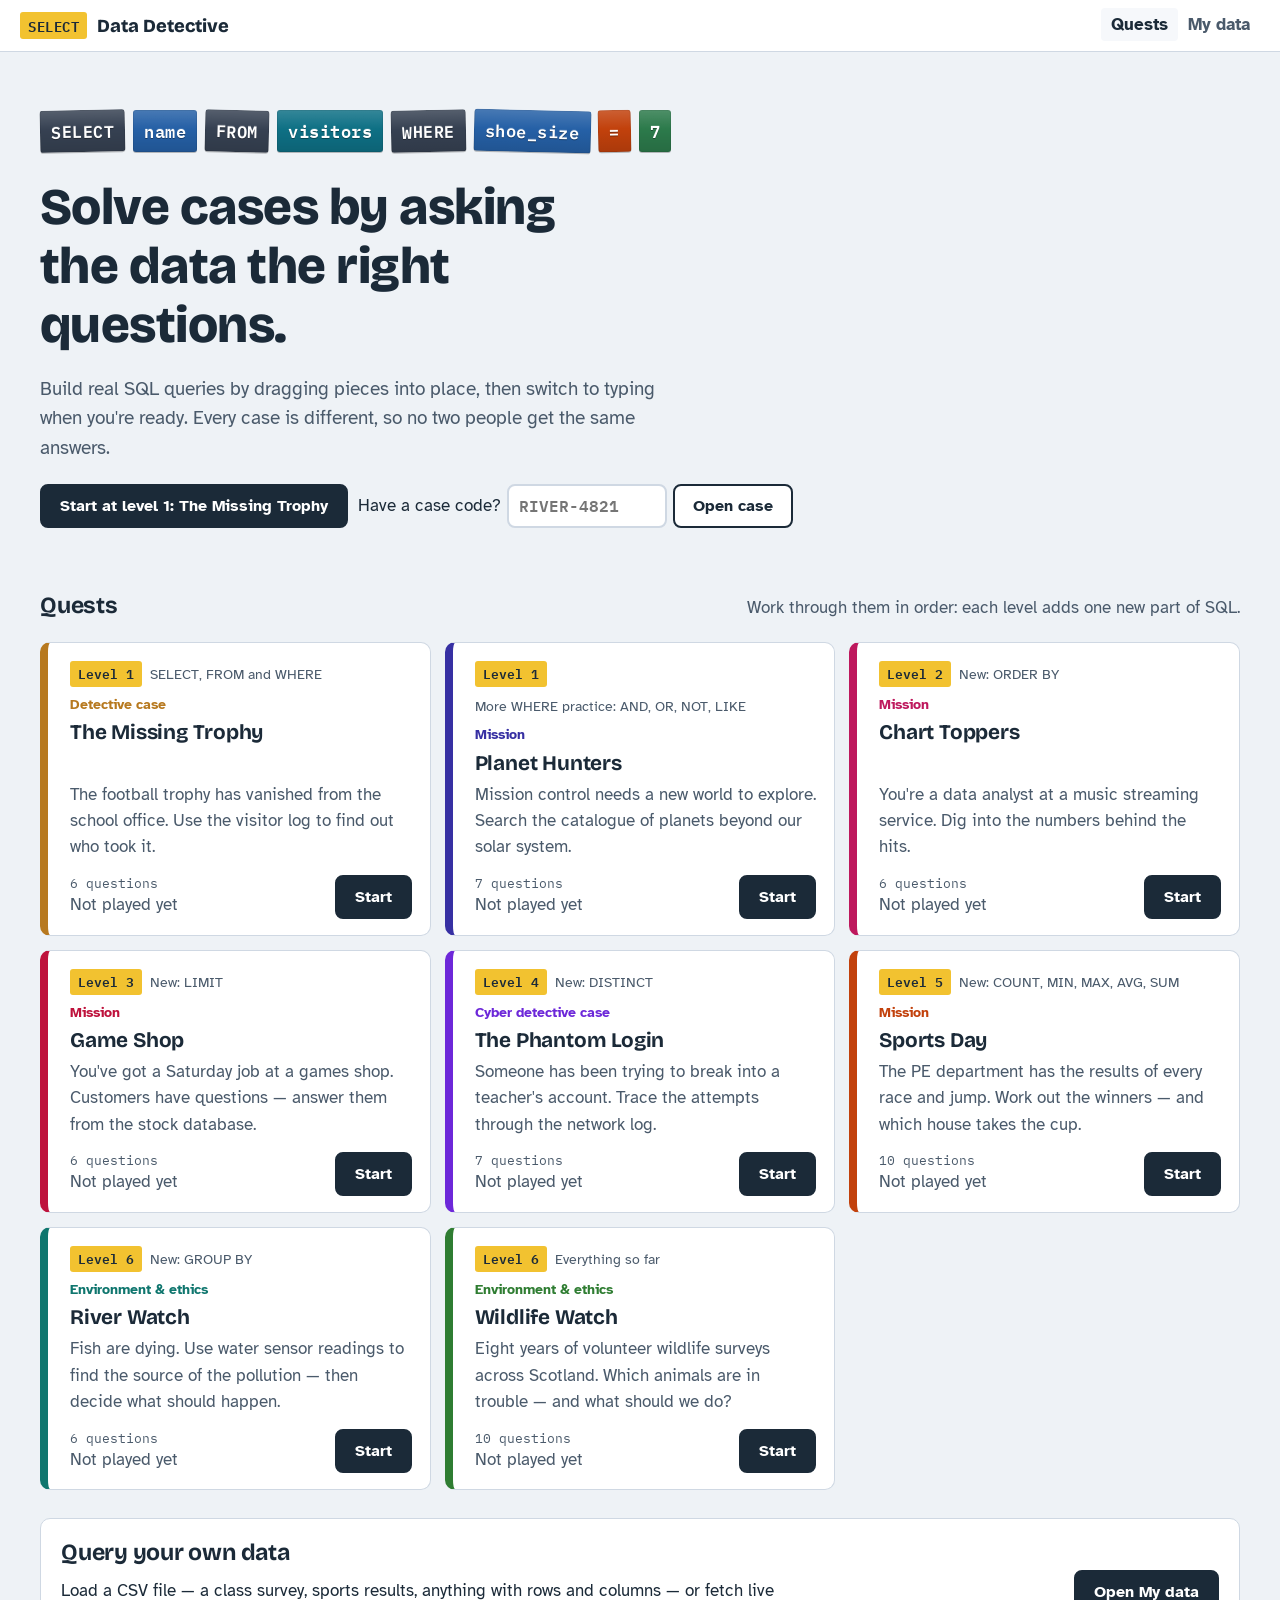
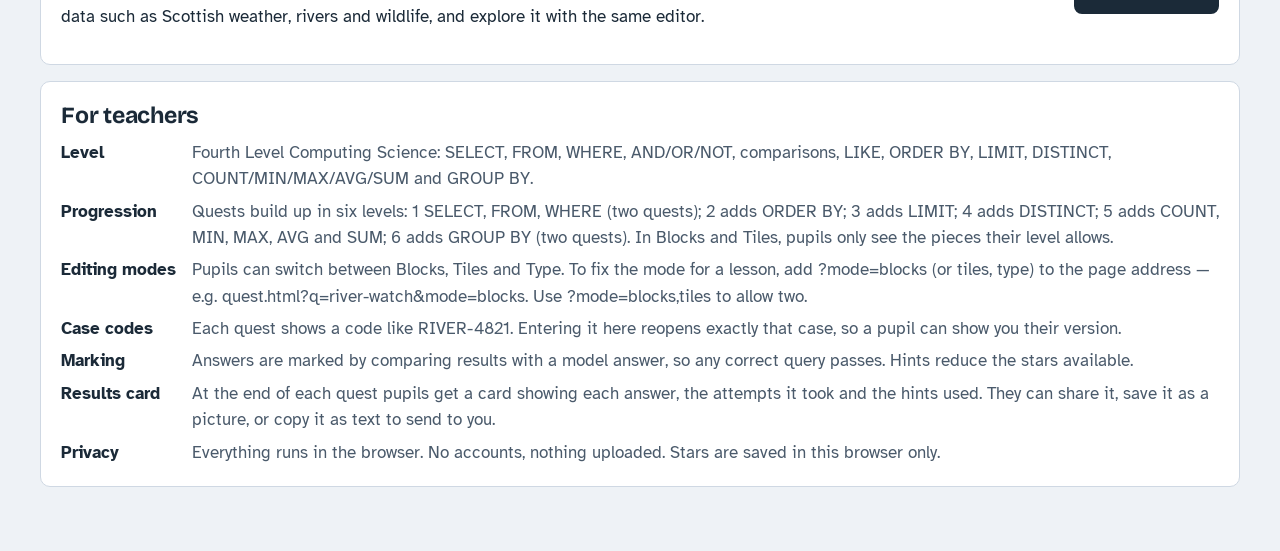
<file: index.html>
<!doctype html>
<html lang="en-GB">
<head>
  <meta charset="utf-8">
  <meta name="viewport" content="width=device-width, initial-scale=1">
  <title>Data Detective</title>
  <meta name="description" content="Learn SQL by solving data quests">
  <link rel="icon" href="data:image/svg+xml,%3Csvg xmlns='http://www.w3.org/2000/svg' viewBox='0 0 32 32'%3E%3Crect x='2' y='9' width='28' height='14' rx='2' fill='%23f2c230'/%3E%3Ctext x='16' y='20' font-size='9' font-family='monospace' text-anchor='middle' fill='%231b2a38'%3ESQL%3C/text%3E%3C/svg%3E">
  <link rel="preconnect" href="https://fonts.googleapis.com">
  <link rel="preconnect" href="https://fonts.gstatic.com" crossorigin>
  <link href="https://fonts.googleapis.com/css2?family=Atkinson+Hyperlegible:ital,wght@0,400;0,700;1,400&family=Bricolage+Grotesque:opsz,wght@12..96,700;12..96,800&family=IBM+Plex+Mono:wght@500;600&display=swap" rel="stylesheet">
  <link rel="stylesheet" href="css/base.css">
  <link rel="stylesheet" href="css/editor.css">
  <link rel="stylesheet" href="css/pages.css">
  <script type="module" src="js/pages/home.js"></script>
</head>
<body>
  <main id="main"></main>
  <noscript><p style="padding:20px">Data Detective needs JavaScript turned on.</p></noscript>
</body>
</html>
</file>
<file: css/base.css>
:root {
  --bg: #eef2f6;
  --surface: #ffffff;
  --surface-2: #f6f8fb;
  --ink: #1b2a38;
  --ink-soft: #4a5a6b;
  --line: #cfd8e3;
  --focus: #1d6fd6;
  --tape-yellow: #f2c230;
  --good: #1f7a46;
  --good-bg: #e3f4ea;
  --warn: #9a4a07;
  --warn-bg: #fdf0e2;
  --bad: #b3261e;
  --bad-bg: #fbe9e8;

  /* Label-tape colours, one per kind of query piece */
  --tape-field: #2560a6;
  --tape-agg: #7446ad;
  --tape-op: #c2410c;
  --tape-logic: #b0195c;
  --tape-value: #2c7a4b;
  --tape-kw: #364152;
  --tape-table: #0e7085;
  --tape-dir: #5a6b20;
  --tape-text: #ffffff;

  --font-head: 'Bricolage Grotesque', 'Segoe UI', system-ui, sans-serif;
  --font-body: 'Atkinson Hyperlegible', 'Segoe UI', system-ui, sans-serif;
  --font-mono: 'IBM Plex Mono', ui-monospace, 'Cascadia Mono', Consolas, monospace;

  --radius-s: 4px;
  --radius-m: 10px;
  --gap: 16px;
  color-scheme: light;
}

@media (prefers-color-scheme: dark) {
  :root:not([data-theme="light"]) {
    --bg: #111a24; --surface: #18232f; --surface-2: #1e2b38; --ink: #e6edf4; --ink-soft: #a6b4c2;
    --line: #2e3e4f; --focus: #6aa8ff; --good: #6fd39a; --good-bg: #173226; --warn: #f0b072; --warn-bg: #36261a;
    --bad: #ff8f86; --bad-bg: #3a1d1c;
    --tape-field: #2f6fbd; --tape-agg: #8456c0; --tape-op: #c9521b; --tape-logic: #c02a6d;
    --tape-value: #2f8a55; --tape-kw: #4a5668; --tape-table: #12819a; --tape-dir: #6b7d28;
    color-scheme: dark;
  }
}

* { box-sizing: border-box; }
html { -webkit-text-size-adjust: 100%; }
body {
  margin: 0;
  background: var(--bg);
  color: var(--ink);
  font: 17px/1.55 var(--font-body);
}
h1, h2, h3 { font-family: var(--font-head); line-height: 1.15; margin: 0 0 .5em; letter-spacing: -0.01em; }
h1 { font-size: clamp(2rem, 5vw, 3.2rem); font-weight: 800; }
h2 { font-size: 1.45rem; font-weight: 700; }
h3 { font-size: 1.1rem; font-weight: 700; }
p { margin: 0 0 .8em; max-width: 68ch; }
a { color: var(--focus); }
code { font-family: var(--font-mono); font-size: .92em; }
:focus-visible { outline: 3px solid var(--focus); outline-offset: 2px; border-radius: var(--radius-s); }
.visually-hidden { position: absolute; width: 1px; height: 1px; overflow: hidden; clip: rect(0 0 0 0); white-space: nowrap; }

/* ---------- Page frame ---------- */
.topbar {
  display: flex; align-items: center; gap: 12px; flex-wrap: wrap;
  padding: 12px 20px; background: var(--surface); border-bottom: 1px solid var(--line);
}
.brand { display: flex; align-items: center; gap: 10px; font: 800 1.15rem var(--font-head); color: var(--ink); text-decoration: none; }
.brand-mark {
  display: inline-block; padding: 2px 8px; border-radius: 3px; background: var(--tape-yellow); color: #1b2a38;
  font: 600 .85rem var(--font-mono); letter-spacing: .04em;
}
.topbar .spacer { flex: 1; }
.topbar nav a { color: var(--ink-soft); text-decoration: none; font-weight: 700; padding: 6px 10px; border-radius: var(--radius-s); }
.topbar nav a[aria-current="page"], .topbar nav a:hover { color: var(--ink); background: var(--surface-2); }
main { max-width: 1240px; margin: 0 auto; padding: 24px 20px 64px; }

/* ---------- Buttons ---------- */
.btn {
  display: inline-flex; align-items: center; justify-content: center; gap: 6px;
  min-height: 44px; padding: 8px 18px; border-radius: 8px; border: 2px solid var(--ink);
  background: var(--surface); color: var(--ink); font: 700 1rem var(--font-body); cursor: pointer; text-decoration: none;
}
.btn:hover { background: var(--surface-2); }
.btn-primary { background: var(--ink); color: var(--surface); }
.btn-primary:hover { background: var(--ink-soft); border-color: var(--ink-soft); }
.btn-quiet { border-color: transparent; background: transparent; color: var(--ink-soft); }
.btn-quiet:hover { color: var(--ink); background: var(--surface-2); }
.btn:disabled { opacity: .45; cursor: not-allowed; }
.btn-small { min-height: 34px; padding: 4px 12px; font-size: .9rem; }

/* ---------- Panels ---------- */
.panel { background: var(--surface); border: 1px solid var(--line); border-radius: var(--radius-m); padding: 20px; }
.panel + .panel { margin-top: var(--gap); }
.muted { color: var(--ink-soft); }
.notice { padding: 10px 14px; border-radius: 8px; background: var(--surface-2); border-left: 4px solid var(--line); margin: 12px 0; }
.notice.good { background: var(--good-bg); border-color: var(--good); }
.notice.warn { background: var(--warn-bg); border-color: var(--warn); }
.notice.bad { background: var(--bad-bg); border-color: var(--bad); }
.discuss { padding: 12px 16px; border-radius: 8px; background: var(--surface-2); border-left: 4px solid var(--tape-yellow); }

/* ---------- Results table ---------- */
.results-wrap { overflow: auto; max-height: 420px; border: 1px solid var(--line); border-radius: 8px; background: var(--surface); }
table.data { border-collapse: collapse; width: 100%; font-size: .92rem; }
table.data th, table.data td { padding: 6px 12px; border-bottom: 1px solid var(--line); text-align: left; white-space: nowrap; }
table.data th { position: sticky; top: 0; background: var(--surface-2); font-family: var(--font-mono); font-weight: 600; font-size: .85rem; }
table.data td.num { text-align: right; font-variant-numeric: tabular-nums; }
table.data td.null { color: var(--ink-soft); font-style: italic; }
table.data tbody tr:nth-child(even) { background: color-mix(in srgb, var(--surface-2) 60%, transparent); }
.result-meta { font-size: .9rem; color: var(--ink-soft); margin: 8px 2px; }

@media (prefers-reduced-motion: reduce) { * { animation: none !important; transition: none !important; } }
</file>
<file: css/editor.css>
/* ---------- Label-tape chips ---------- */
.chip {
  --tape: var(--tape-kw);
  position: relative;
  display: inline-flex; align-items: center; gap: 4px;
  min-height: 36px; padding: 4px 11px;
  border: 0; border-radius: 3px;
  background:
    linear-gradient(180deg, rgb(255 255 255 / .16), rgb(255 255 255 / 0) 45%, rgb(0 0 0 / .12)),
    var(--tape);
  color: var(--tape-text);
  font: 600 .95rem/1 var(--font-mono);
  letter-spacing: .03em;
  text-shadow: 0 1px 0 rgb(0 0 0 / .35), 0 -1px 0 rgb(255 255 255 / .12);
  box-shadow: 0 1px 0 rgb(0 0 0 / .25), inset 0 0 0 1px rgb(0 0 0 / .08);
  cursor: grab; touch-action: none; user-select: none; -webkit-user-select: none;
  white-space: nowrap;
}
.chip[data-kind="field"] { --tape: var(--tape-field); }
.chip[data-kind="star"] { --tape: var(--tape-field); }
.chip[data-kind="agg"], .chip[data-kind="distinct"] { --tape: var(--tape-agg); }
.chip[data-kind="op"] { --tape: var(--tape-op); }
.chip[data-kind="logic"], .chip[data-kind="paren"] { --tape: var(--tape-logic); }
.chip[data-kind="value"] { --tape: var(--tape-value); }
.chip[data-kind="kw"], .chip[data-kind="comma"], .chip[data-kind="raw"] { --tape: var(--tape-kw); }
.chip[data-kind="table"] { --tape: var(--tape-table); }
.chip[data-kind="dir"] { --tape: var(--tape-dir); }
.chip.selected { outline: 3px solid var(--tape-yellow); outline-offset: 2px; }
.chip.lifted { opacity: .35; }
.chip .chip-x {
  display: inline-grid; place-items: center; width: 22px; height: 22px; margin: -2px -6px -2px 2px;
  border: 0; border-radius: 50%; background: rgb(0 0 0 / .22); color: inherit; font: 700 .85rem/1 var(--font-body);
  cursor: pointer;
}
.chip .chip-x:hover { background: rgb(0 0 0 / .4); }
.chip select {
  font: 600 .9rem var(--font-mono); background: rgb(255 255 255 / .92); color: #1b2a38;
  border: 0; border-radius: 3px; padding: 2px 4px; width: auto; max-width: 12em;
}
.chip-ghost {
  position: fixed; left: 0; top: 0; z-index: 1000; pointer-events: none;
  transform: rotate(-2deg); box-shadow: 0 8px 18px rgb(0 0 0 / .25);
}

/* ---------- Mode switch ---------- */
.editor { display: grid; gap: 14px; }
.editor-head { display: flex; align-items: center; justify-content: space-between; gap: 12px; flex-wrap: wrap; }
.mode-switch { display: inline-flex; padding: 3px; border-radius: 999px; background: var(--surface-2); border: 1px solid var(--line); }
.mode-switch button {
  min-height: 38px; padding: 4px 16px; border: 0; border-radius: 999px; background: transparent;
  color: var(--ink-soft); font: 700 .95rem var(--font-body); cursor: pointer;
}
.mode-switch button[aria-pressed="true"] { background: var(--ink); color: var(--surface); }

/* ---------- Palette ---------- */
.palette { display: grid; gap: 10px; padding: 12px; border-radius: var(--radius-m); background: var(--surface-2); border: 1px solid var(--line); }
.palette-group { display: flex; flex-wrap: wrap; align-items: center; gap: 6px; }
.palette-group > .label { flex: 0 0 5.5em; font-size: .85rem; color: var(--ink-soft); font-weight: 700; }
.value-maker { display: flex; gap: 6px; align-items: center; flex-wrap: wrap; }
.value-maker input {
  min-height: 36px; width: 11em; padding: 4px 8px; border: 2px solid var(--line); border-radius: 6px;
  font: 1rem var(--font-mono); background: var(--surface); color: var(--ink);
}
.palette-tip { font-size: .85rem; color: var(--ink-soft); margin: 0; }

/* ---------- Clause rows (Blocks) ---------- */
.clauses { display: grid; gap: 8px; }
.clause { display: grid; grid-template-columns: 7.5em 1fr; align-items: stretch; gap: 8px; }
.clause-name {
  display: flex; align-items: center; justify-content: flex-end; gap: 6px;
  font: 700 .95rem var(--font-mono); color: var(--ink-soft);
}
.clause-name button { border: 0; background: none; color: var(--ink-soft); cursor: pointer; font-size: 1rem; padding: 2px 4px; }
.zone {
  display: flex; flex-wrap: wrap; align-items: center; gap: 6px;
  min-height: 52px; padding: 7px 10px; border-radius: 8px;
  border: 2px dashed var(--line); background: var(--surface);
  transition: border-color .12s, background .12s;
}
.zone:empty::before, .zone .zone-hint { content: attr(data-placeholder); color: var(--ink-soft); font-size: .9rem; }
.zone.can-drop { border-color: var(--focus); }
.zone.over { border-style: solid; border-color: var(--focus); background: color-mix(in srgb, var(--focus) 8%, var(--surface)); }
.zone.cannot-drop { opacity: .5; }
.zone .caret { width: 3px; align-self: stretch; min-height: 30px; background: var(--focus); border-radius: 2px; }
.add-clauses { display: flex; flex-wrap: wrap; gap: 6px; padding-left: 8em; }
.add-clauses button {
  border: 1px dashed var(--line); background: transparent; color: var(--ink-soft); border-radius: 6px;
  padding: 6px 10px; font: 600 .85rem var(--font-mono); cursor: pointer;
}
.add-clauses button:hover { color: var(--ink); border-color: var(--ink-soft); }

/* ---------- Tiles ---------- */
.tile-line { min-height: 96px; align-content: flex-start; }

/* ---------- SQL preview & Type mode ---------- */
.sql-preview {
  margin: 0; padding: 12px 14px; border-radius: 8px; background: #1b2a38; color: #e6edf4;
  font: 500 .95rem/1.6 var(--font-mono); white-space: pre-wrap; word-break: break-word;
}
.sql-preview .k, .code-layer .k { color: #f2c230; font-weight: 600; }
.sql-preview .s, .code-layer .s { color: #9be3b3; }
.sql-preview .n, .code-layer .n { color: #ffb38a; }
.sql-preview .f, .code-layer .f { color: #d3b6ff; }
.code-box { position: relative; border-radius: 8px; background: #1b2a38; }
.code-box textarea, .code-box .code-layer {
  margin: 0; padding: 12px 14px; min-height: 180px; width: 100%;
  font: 500 1rem/1.6 var(--font-mono); white-space: pre-wrap; word-break: break-word; tab-size: 2;
  border: 0; border-radius: 8px;
}
.code-box .code-layer { position: absolute; inset: 0; color: #e6edf4; pointer-events: none; overflow: hidden; }
.code-box textarea { position: relative; display: block; resize: vertical; background: transparent; color: transparent; caret-color: #fff; }
.code-box textarea::placeholder { color: #8796a6; }
.code-box textarea::selection { background: rgb(242 194 48 / .35); color: transparent; }

.editor-actions { display: flex; flex-wrap: wrap; gap: 8px; align-items: center; }
.switch-notice { display: flex; flex-wrap: wrap; gap: 8px; align-items: center; }

@media (max-width: 640px) {
  .clause { grid-template-columns: 1fr; gap: 4px; }
  .clause-name { justify-content: flex-start; }
  .add-clauses { padding-left: 0; }
  .palette-group > .label { flex-basis: 100%; }
}

/* ---------- Palette tabs (small screens only) ---------- */
.palette-tabs { display: none; }
.palette-panel, .palette-stack { display: contents; }
@media (min-width: 641px) {
  /* On larger screens the pieces sit above the drop zones. */
  .editor > .editor-head { order: -3; }
  .editor > .switch-notice { order: -2; }
  .editor > .palette { order: -1; }
}
@media (max-width: 640px) {
  .palette { padding: 10px; gap: 8px; }
  .palette-tabs {
    display: flex; gap: 6px; overflow-x: auto; padding-bottom: 2px; scrollbar-width: none;
    -webkit-overflow-scrolling: touch;
  }
  .palette-tabs::-webkit-scrollbar { display: none; }
  .palette-tabs button {
    flex: none; min-height: 40px; padding: 6px 14px; border-radius: 999px; border: 1px solid var(--line);
    background: var(--surface); color: var(--ink-soft); font: 700 .9rem var(--font-body); cursor: pointer;
  }
  .palette-tabs button[aria-selected="true"] { background: var(--ink); border-color: var(--ink); color: var(--surface); }
  .palette-panel { display: block; min-height: 52px; }
  .palette-panel[data-active="false"] { display: none; }
  .palette-stack { display: grid; gap: 8px; }
  .palette-group > .label { display: none; }
  .palette-tip { font-size: .8rem; }
  .editor-head h2 { font-size: 1.2rem; }
  .mode-switch button { padding: 4px 12px; }
  .sql-preview { font-size: .85rem; }
  .code-box textarea, .code-box .code-layer { font-size: .92rem; }
}

/* ---------- Touch screens: bigger targets ---------- */
@media (pointer: coarse) {
  .chip { min-height: 44px; padding: 6px 12px; }
  .chip .chip-x { width: 28px; height: 28px; }
  .mode-switch button { min-height: 44px; }
  .add-clauses button { min-height: 40px; }
  .clause-name button { min-width: 32px; min-height: 32px; }
  .zone { min-height: 60px; }
}

/* ---------- Under the buttons ---------- */
.editor-footer:empty { display: none; }
.feedback .notice { margin: 0; }
.feedback-correct { display: flex; align-items: center; justify-content: space-between; gap: 10px; flex-wrap: wrap; }
</file>
<file: css/pages.css>
/* ---------- Home ---------- */
.hero { display: grid; gap: 20px; padding: 28px 0 36px; }
.hero h1 { max-width: 16ch; margin: 0; }
.hero .lede { font-size: 1.2rem; color: var(--ink-soft); max-width: 52ch; margin: 0; }
.tape-strip { display: flex; flex-wrap: wrap; gap: 8px; padding: 6px 0; }
.tape-strip .chip { cursor: default; font-size: 1.05rem; min-height: 42px; }
.tape-strip .chip:nth-child(odd) { transform: rotate(-1.2deg); }
.tape-strip .chip:nth-child(3n) { transform: rotate(1.4deg); }
.hero-actions { display: flex; flex-wrap: wrap; gap: 10px; align-items: center; }
.replay { display: flex; gap: 6px; align-items: center; flex-wrap: wrap; }
.replay input {
  min-height: 44px; width: 10em; padding: 6px 10px; border: 2px solid var(--line); border-radius: 8px;
  font: 600 1rem var(--font-mono); text-transform: uppercase; background: var(--surface); color: var(--ink);
}

.section-head { display: flex; align-items: baseline; justify-content: space-between; gap: 12px; flex-wrap: wrap; margin: 28px 0 12px; }
.section-head p { margin: 0; color: var(--ink-soft); }
.quest-list { display: grid; grid-template-columns: repeat(auto-fill, minmax(min(100%, 340px), 1fr)); gap: 14px; list-style: none; padding: 0; margin: 0; }
.quest {
  --q: var(--tape-kw);
  display: grid; grid-template-rows: auto auto 1fr auto; gap: 6px;
  padding: 18px 18px 16px 22px; border-radius: var(--radius-m);
  background: var(--surface); border: 1px solid var(--line);
  border-left: 8px solid var(--q);
}
.quest h3 { margin: 0; font-size: 1.3rem; }
.quest .kind { font-size: .9rem; font-weight: 700; color: var(--q); }
.quest p { margin: 0; color: var(--ink-soft); }
.quest-foot { display: flex; align-items: center; justify-content: space-between; gap: 10px; margin-top: 8px; flex-wrap: wrap; }
.skills { font: .82rem var(--font-mono); color: var(--ink-soft); }
.stars { font-size: 1.05rem; letter-spacing: 1px; color: #c99a06; }
.stars .off { color: var(--line); }
.quest[data-colour="amber"] { --q: #b7791f; }
.quest[data-colour="teal"] { --q: #0f766e; }
.quest[data-colour="violet"] { --q: #6d28d9; }
.quest[data-colour="rose"] { --q: #be123c; }
.quest[data-colour="indigo"] { --q: #3730a3; }
.quest[data-colour="pink"] { --q: #be185d; }
.quest[data-colour="green"] { --q: #2f7d32; }
.quest[data-colour="orange"] { --q: #c2410c; }
@media (prefers-color-scheme: dark) {
  :root:not([data-theme="light"]) .quest[data-colour="amber"] { --q: #e0a84a; }
  :root:not([data-theme="light"]) .quest[data-colour="teal"] { --q: #3cc2b4; }
  :root:not([data-theme="light"]) .quest[data-colour="violet"] { --q: #a98bf0; }
  :root:not([data-theme="light"]) .quest[data-colour="rose"] { --q: #f2708c; }
  :root:not([data-theme="light"]) .quest[data-colour="indigo"] { --q: #8f95f0; }
  :root:not([data-theme="light"]) .quest[data-colour="pink"] { --q: #f07ab4; }
  :root:not([data-theme="light"]) .quest[data-colour="green"] { --q: #6fcf73; }
  :root:not([data-theme="light"]) .quest[data-colour="orange"] { --q: #f38a4f; }
}
.mydata-callout { display: grid; grid-template-columns: 1fr auto; gap: 16px; align-items: center; margin-top: 28px; }
.teacher { margin-top: 28px; }
.teacher dl { display: grid; grid-template-columns: max-content 1fr; gap: 6px 16px; margin: 0; }
.teacher dt { font-weight: 700; }
.teacher dd { margin: 0; color: var(--ink-soft); }
@media (max-width: 640px) {
  .mydata-callout { grid-template-columns: 1fr; }
  .teacher dl { grid-template-columns: 1fr; }
  .teacher dd { margin-bottom: 8px; }
}

/* ---------- Quest player ---------- */
.workspace { display: grid; grid-template-columns: minmax(300px, 5fr) 7fr; gap: 20px; align-items: start; }
.case-side { position: sticky; top: 16px; display: grid; gap: 14px; }
.case-head { display: flex; align-items: center; justify-content: space-between; gap: 10px; flex-wrap: wrap; }
.case-head h1 { font-size: clamp(1.6rem, 3vw, 2.1rem); margin: 0; }
.case-code { font: 600 .9rem var(--font-mono); padding: 3px 8px; border-radius: 3px; background: var(--tape-yellow); color: #1b2a38; }
.steps { display: flex; gap: 6px; flex-wrap: wrap; list-style: none; padding: 0; margin: 0; }
.steps li {
  display: grid; place-items: center; width: 32px; height: 32px; border-radius: 50%;
  border: 2px solid var(--line); font-weight: 700; font-size: .9rem; color: var(--ink-soft); background: var(--surface);
}
.steps li.done { background: var(--good); border-color: var(--good); color: #fff; }
.steps li.current { border-color: var(--ink); color: var(--ink); box-shadow: 0 0 0 3px var(--tape-yellow); }
.question { border-top: 6px solid var(--tape-yellow); }
.question .prompt { font-size: 1.12rem; }
.q-field, .q-table { font-family: var(--font-mono); background: var(--surface-2); padding: 1px 5px; border-radius: 3px; border: 1px solid var(--line); }
.q-value { font-family: var(--font-mono); }
.hints ol { margin: 8px 0 0; padding-left: 1.3em; }
.hints li { margin-bottom: 6px; }
.feedback:empty { display: none; }
details.briefing summary, details.peek summary { cursor: pointer; font-weight: 700; }
details.peek .results-wrap { max-height: 260px; }
.columns-list { font: .9rem var(--font-mono); color: var(--ink-soft); margin: 8px 0; }
.result-panel h2 { font-size: 1.15rem; }
.finish { text-align: left; }
.finish .stars { font-size: 1.6rem; }
@media (max-width: 900px) {
  .workspace { grid-template-columns: 1fr; }
  .case-side { position: static; }
}

/* ---------- My data ---------- */
.dropzone {
  display: grid; place-items: center; gap: 10px; text-align: center; padding: 32px 16px;
  border: 3px dashed var(--line); border-radius: var(--radius-m); background: var(--surface);
}
.dropzone.over { border-color: var(--focus); background: color-mix(in srgb, var(--focus) 6%, var(--surface)); }
.dropzone p { margin: 0 auto; }
.samples { display: flex; flex-wrap: wrap; gap: 8px; justify-content: center; }
.type-select {
  display: block; margin-top: 4px; min-height: 30px; padding: 2px 6px; border: 1px solid var(--line); border-radius: 6px;
  font: 600 .8rem var(--font-body); background: var(--surface); color: var(--ink);
}
.misfit { display: block; max-width: 16em; white-space: normal; margin-top: 4px; font: 400 .75rem var(--font-body); color: var(--warn); }
.type-guide { margin: 8px 0 12px; }
.type-guide summary { cursor: pointer; font-weight: 700; }
.type-guide dl { display: grid; grid-template-columns: max-content 1fr; gap: 4px 14px; margin: 8px 0; }
.type-guide dt { font-weight: 700; }
.type-guide dd { margin: 0; color: var(--ink-soft); }
.renamed { display: block; font-weight: 400; font-size: .75rem; color: var(--ink-soft); }
.field-row { display: flex; gap: 10px; align-items: center; flex-wrap: wrap; margin: 12px 0; }
.field-row input {
  min-height: 44px; padding: 6px 10px; border: 2px solid var(--line); border-radius: 8px;
  font: 600 1rem var(--font-mono); background: var(--surface); color: var(--ink);
}
.table-tabs { display: flex; flex-wrap: wrap; gap: 6px; }
.starters ul { margin: 0; padding-left: 1.2em; }
.starters li { margin-bottom: 6px; }

/* ---------- Live data ---------- */
.live { margin-top: var(--gap); }
.live-options { display: grid; grid-template-columns: repeat(auto-fit, minmax(min(100%, 260px), 1fr)); gap: 14px; }
.live-option { display: flex; flex-direction: column; align-items: flex-start; gap: 6px; padding: 14px 16px; border-radius: 8px; background: var(--surface-2); border: 1px solid var(--line); }
.live-option p { margin: 0; flex: 1; }
.live-option .field-row { margin: 4px 0 0; }
.place-select { min-height: 36px; padding: 4px 8px; border: 2px solid var(--line); border-radius: 6px; font: 1rem var(--font-body); background: var(--surface); color: var(--ink); }
.credit { display: block; font-size: .82rem; color: var(--ink-soft); margin-top: 4px; }

/* ---------- About this data ---------- */
.about-data { margin: 12px 0 16px; padding: 14px 16px; border-radius: 8px; background: var(--surface-2); border-left: 4px solid var(--tape-table); }
.about-data.panel { margin: 0; background: var(--surface); border: 1px solid var(--line); border-left: 4px solid var(--tape-table); border-radius: var(--radius-m); }
.about-data summary { cursor: pointer; list-style-position: outside; }
.about-data summary h3 { display: inline; margin: 0; }
.about-summary { font-size: 1.05rem; margin: 10px 0; }
.about-facts { display: grid; grid-template-columns: max-content 1fr; gap: 4px 14px; margin: 0 0 12px; }
.about-facts dt { font-weight: 700; }
.about-facts dd { margin: 0; }
.about-data h4 { font: 700 1rem var(--font-head); margin: 12px 0 6px; }
.about-columns { display: grid; grid-template-columns: max-content 1fr; gap: 6px 14px; margin: 0; }
.about-columns dt code { font-family: var(--font-mono); background: var(--surface); border: 1px solid var(--line); padding: 1px 6px; border-radius: 3px; }
.about-columns dd { margin: 0; color: var(--ink-soft); }
.about-note { margin: 12px 0 0; padding: 8px 12px; border-radius: 6px; background: var(--warn-bg); }
@media (max-width: 640px) {
  .about-facts, .about-columns { grid-template-columns: 1fr; }
  .about-facts dd, .about-columns dd { margin-bottom: 6px; }
}

/* ---------- Levels ---------- */
.level-line { display: flex; align-items: center; gap: 8px; flex-wrap: wrap; margin: 0; font-size: .9rem; color: var(--ink-soft); }
.level-badge {
  display: inline-block; padding: 2px 8px; border-radius: 3px; background: var(--tape-yellow); color: #1b2a38;
  font: 600 .8rem var(--font-mono);
}
.quest-list { counter-reset: none; }

/* ---------- Quest page on phones and tablets ---------- */
.work-col { display: grid; gap: 16px; }
@media (max-width: 900px) {
  .quest-workspace { gap: 14px; }
  .quest-workspace .case-side, .quest-workspace .work-col { display: contents; }
  .quest-workspace .case-head { order: 1; }
  .quest-workspace .level-line { order: 2; }
  .quest-workspace .steps { order: 3; }
  .quest-workspace .briefing { order: 4; }
  .quest-workspace .question { order: 5; }
  .quest-workspace .editor-panel { order: 6; }
  .quest-workspace .result-panel { order: 7; }
  .quest-workspace .peek { order: 8; }
}
@media (max-width: 640px) {
  main { padding: 16px 12px 48px; }
  .panel { padding: 16px; }
  .topbar { padding: 10px 12px; }
  .steps li { width: 28px; height: 28px; font-size: .8rem; }
  .question .prompt { font-size: 1.05rem; }
  .hero { padding: 12px 0 24px; gap: 14px; }
  .hero .lede { font-size: 1.05rem; }
  .tape-strip .chip { font-size: .85rem; min-height: 34px; }
  .replay input { flex: 1; min-width: 0; }
  .live-option { padding: 10px 12px; gap: 4px; }
  .live-option h3 { font-size: 1rem; margin: 0; }
  .live-option p { font-size: .9rem; }
  .live-options { gap: 8px; }
  table.data th, table.data td { padding: 6px 8px; }
}

/* ---------- Finish screen and results card ---------- */
.finish-view { max-width: 760px; margin: 0 auto; display: grid; gap: 18px; }
.finish-intro h1 { margin-bottom: 4px; }
.finish-next { display: flex; gap: 8px; flex-wrap: wrap; margin: 0; }
.results-section { display: grid; gap: 14px; }
.rc-name { display: grid; gap: 6px; }
.rc-name label { font-weight: 700; }
.rc-name input {
  min-height: 44px; max-width: 22em; padding: 6px 10px; border: 2px solid var(--line); border-radius: 8px;
  font: 1rem var(--font-body); background: var(--surface); color: var(--ink);
}
.rc-name p { margin: 0; font-size: .85rem; }
.rc-actions { display: flex; gap: 8px; flex-wrap: wrap; }
.rc-status { margin: 0; color: var(--ink-soft); min-height: 1.5em; }

.results-card {
  background: var(--surface); border: 1px solid var(--line); border-top: 8px solid var(--tape-yellow);
  border-radius: var(--radius-m); padding: 24px 26px;
}
.rc-head { display: flex; align-items: center; gap: 10px; }
.rc-brand { font: 800 1.1rem var(--font-head); flex: 1; }
.rc-title { font-size: clamp(1.6rem, 5vw, 2.2rem); margin: 18px 0 6px; }
.rc-meta { color: var(--ink-soft); margin: 0 0 16px; }
.rc-meta strong { color: var(--ink); font-size: 1.1rem; }
.rc-stats { display: grid; grid-template-columns: repeat(3, 1fr); gap: 10px; margin: 0 0 18px; }
.rc-stats > div { padding: 12px 14px; border-radius: 8px; background: var(--surface-2); border: 1px solid var(--line); }
.rc-stats dt { font-size: .85rem; font-weight: 700; color: var(--ink-soft); }
.rc-stats dd { margin: 2px 0 0; font: 800 1.8rem/1.1 var(--font-head); }
.rc-stats > div:first-child dd { color: #b88a00; }
.rc-of { font-size: 1rem; color: var(--ink-soft); font-weight: 700; }
.rc-questions { list-style: none; margin: 0; padding: 0; display: grid; gap: 14px; }
.rc-questions li { display: grid; grid-template-columns: 34px 1fr; gap: 12px; padding-top: 14px; border-top: 1px solid var(--line); }
.rc-questions li:first-child { border-top: 0; padding-top: 0; }
.rc-num {
  display: grid; place-items: center; width: 34px; height: 34px; border-radius: 50%;
  background: var(--ink); color: var(--surface); font-weight: 700; font-size: .9rem;
}
.rc-body { min-width: 0; }
.rc-prompt { margin: 4px 0 8px; font-size: .95rem; }
.rc-sql {
  margin: 0; padding: 10px 12px; border-radius: 8px; background: #1b2a38; color: #e6edf4;
  font: 500 .85rem/1.5 var(--font-mono); white-space: pre-wrap; word-break: break-word;
}
.rc-sql .k { color: #f2c230; font-weight: 600; }
.rc-sql .s { color: #9be3b3; }
.rc-sql .n { color: #ffb38a; }
.rc-sql .f { color: #d3b6ff; }
.rc-q-stats { display: flex; gap: 14px; flex-wrap: wrap; align-items: center; margin: 8px 0 0; font-size: .9rem; font-weight: 700; color: var(--ink-soft); }
.rc-q-stats .stars { margin-left: auto; }
@media (prefers-color-scheme: dark) {
  :root:not([data-theme="light"]) .rc-stats > div:first-child dd { color: #f2c230; }
}
@media (max-width: 640px) {
  .results-card { padding: 16px; }
  .rc-stats { gap: 6px; }
  .rc-stats > div { padding: 8px 10px; }
  .rc-stats dd { font-size: 1.4rem; }
  .rc-questions li { grid-template-columns: 28px 1fr; gap: 10px; }
  .rc-num { width: 28px; height: 28px; font-size: .8rem; }
}

/* Grid columns may shrink below their content's natural width, so long code
   or tables scroll inside their box instead of widening the page. */
.workspace > *, .work-col > *, .case-side > *, .editor > *, .finish-view > * { min-width: 0; }
@media (max-width: 900px) {
  .workspace { grid-template-columns: minmax(0, 1fr); }
}
</file>
